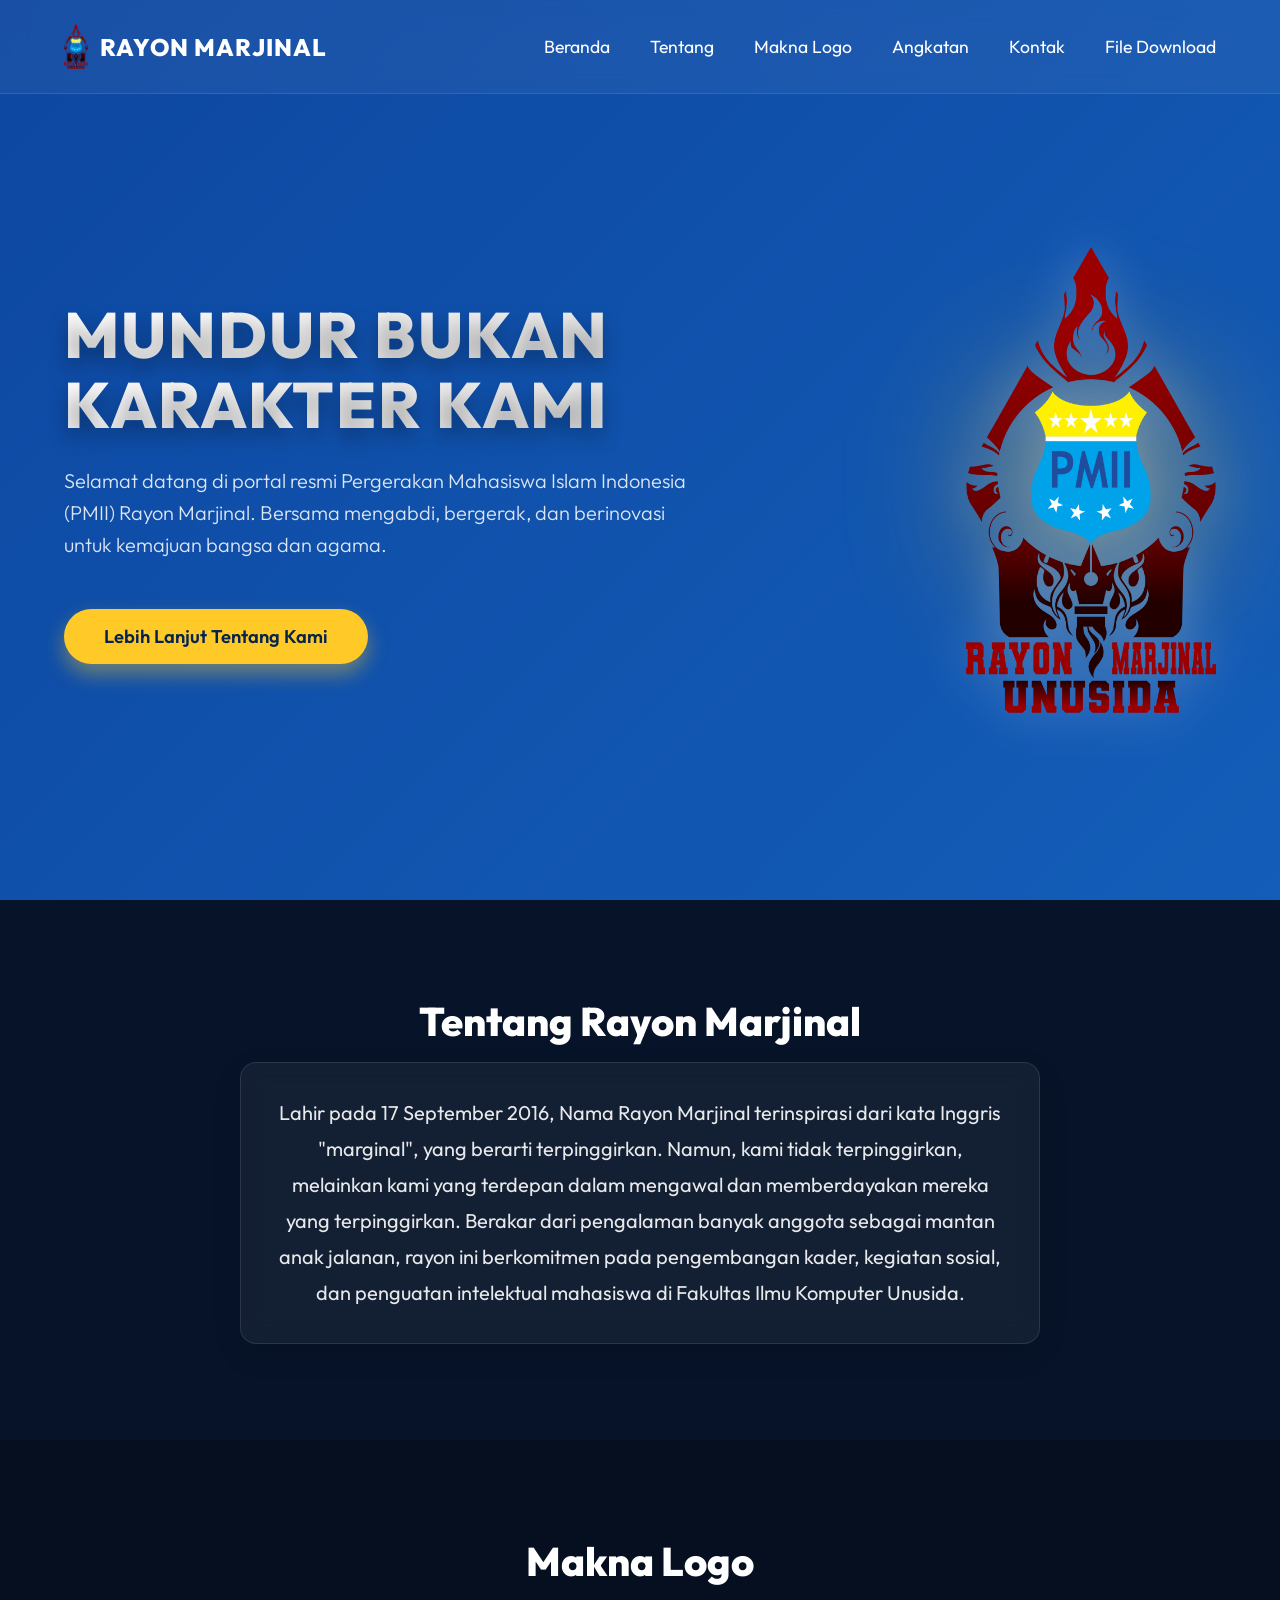
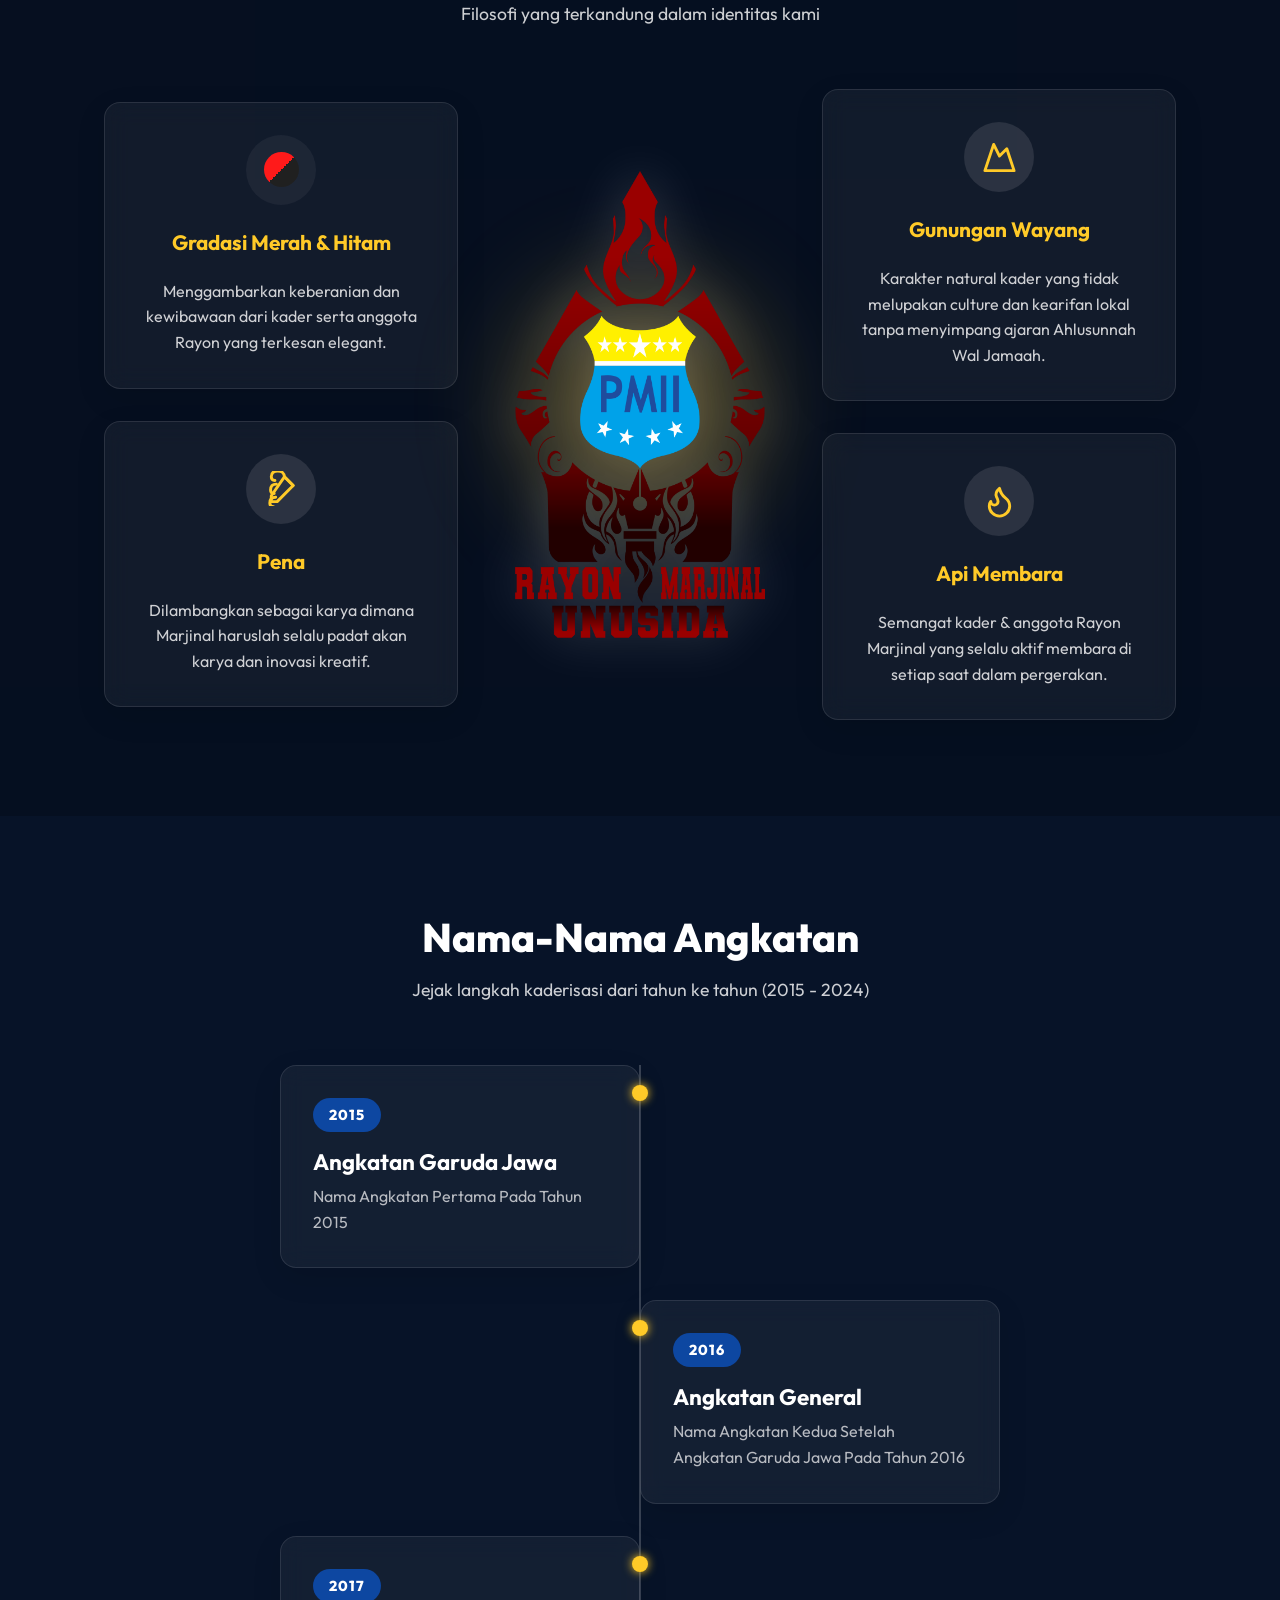
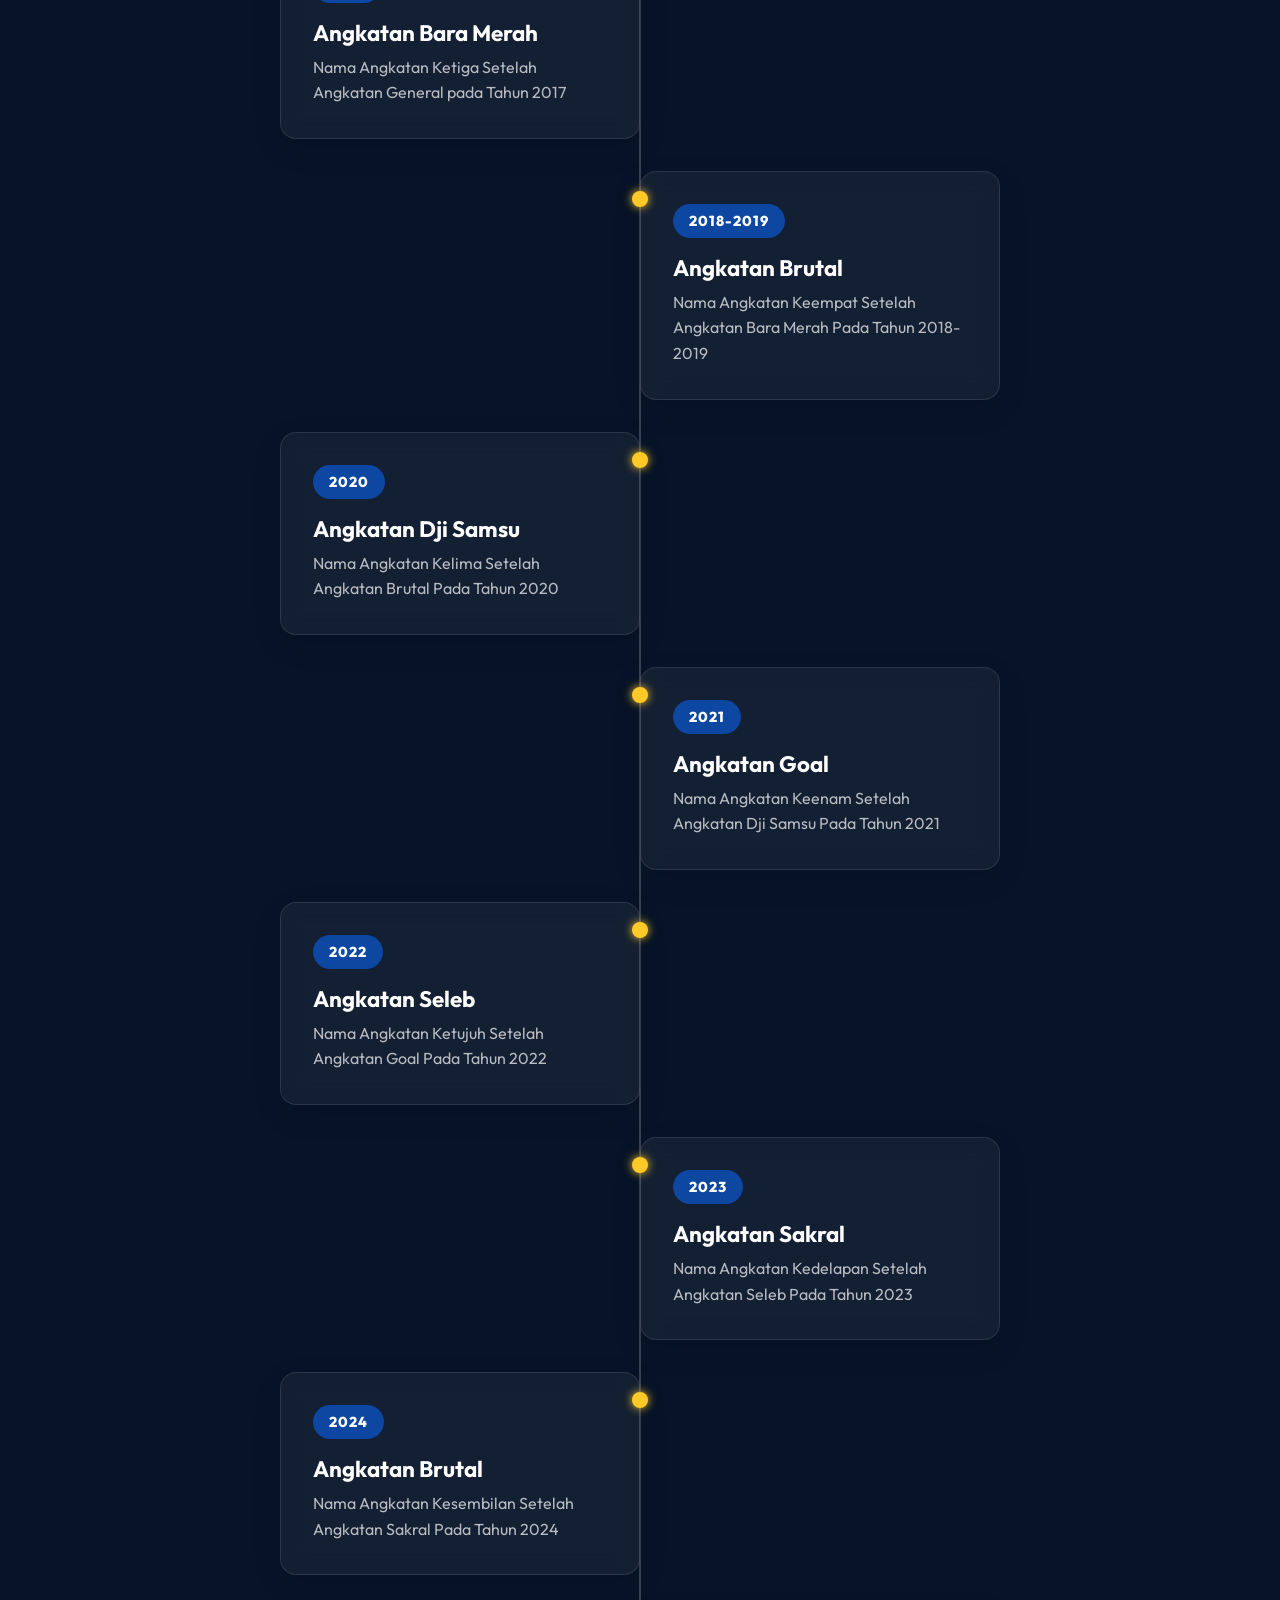
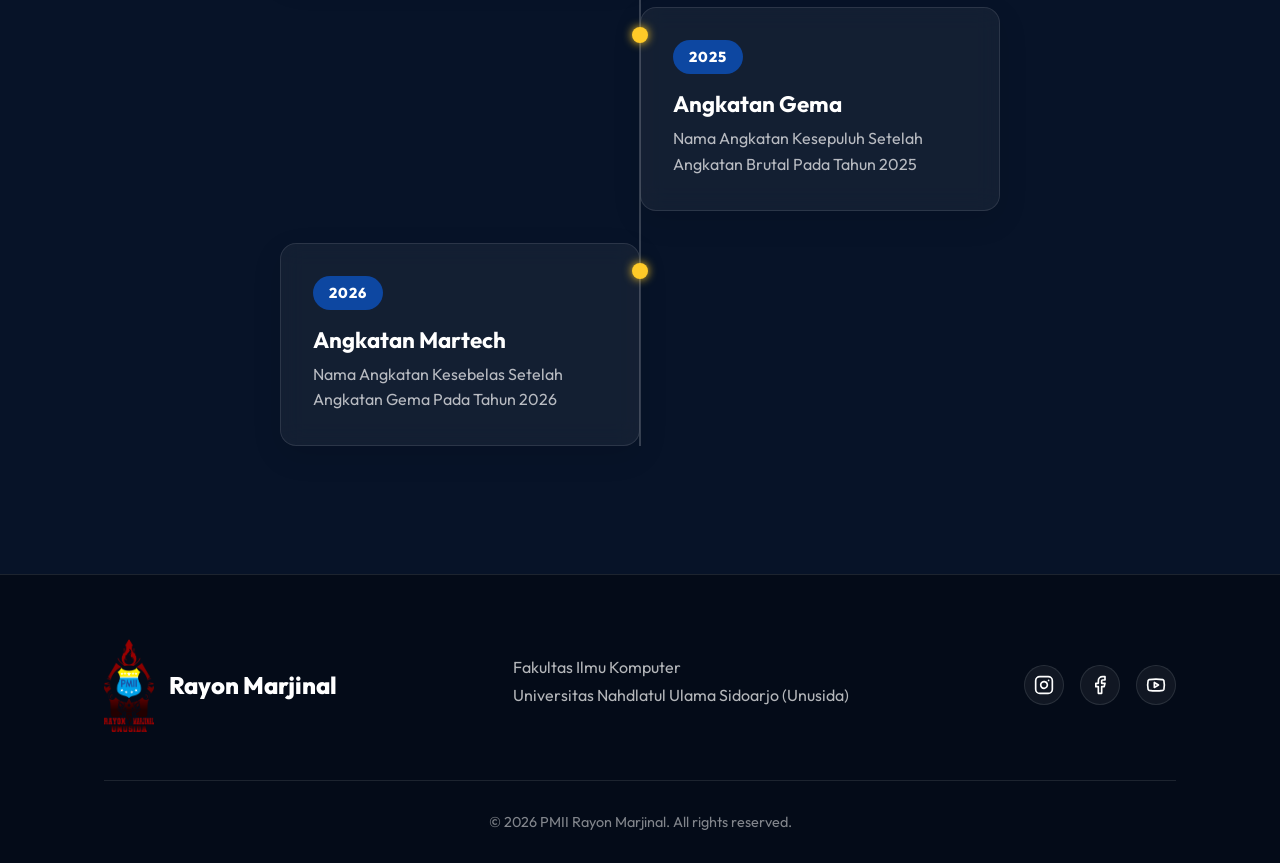
<file: index.html>
<!DOCTYPE html>
<html lang="id">
<head>
    <meta charset="UTF-8">
    <meta name="viewport" content="width=device-width, initial-scale=1.0">
    <title>PMII Rayon Marjinal Universitas Nahdlatul Ulama Sidoarjo</title>
    <meta name="description" content="Website Resmi PMII Rayon Marjinal Unusida. Pusat pergerakan, pengabdian, dan intelektual mahasiswa Fakultas Ilmu Komputer. Bangun bangsa bersama kami di Sidoarjo!">
    <meta name="keywords" content="PMII Rayon Marjinal, PMII Unusida, PMII Sidoarjo, PMII, Pergerakan Mahasiswa Islam Indonesia, Organisasi Mahasiswa Sidoarjo, PMII Marjinal, Unusida, Rayon Marjinal, Rayon Marjinal Unusida, PMII Lintang Songo, PMII Lintang Songo Unusida">
    <link rel="canonical" href="https://pmiirayonmarjinal.xyz/">
    
    <!-- Meta Theme Color -->
    <meta name="theme-color" content="#0d47a1">
    
    <!-- Google Fonts -->
    <link rel="preconnect" href="https://fonts.googleapis.com">
    <link rel="preconnect" href="https://fonts.gstatic.com" crossorigin>
    <link href="https://fonts.googleapis.com/css2?family=Outfit:wght@300;400;600;800&display=swap" rel="stylesheet">
    
    <!-- Custom CSS -->
    <link rel="stylesheet" href="assets/css/style.css">
    
    <!-- Favicon -->
    <link rel="icon" type="image/png" href="assets/img/logo_rayon.png">

    <!-- Open Graph / Facebook -->
    <meta property="og:type" content="website">
    <meta property="og:url" content="https://pmiirayonmarjinal.xyz/">
    <meta property="og:title" content="PMII Rayon Marjinal Unusida | Mundur Bukan Karakter Kami">
    <meta property="og:description" content="Website Resmi PMII Rayon Marjinal Unusida. Pusat pergerakan, pengabdian, dan intelektual mahasiswa Ilmu Komputer. Bangun bangsa di Sidoarjo!">
    <meta property="og:image" content="assets/img/logo_rayon.png">

    <!-- Twitter -->
    <meta property="twitter:card" content="summary_large_image">
    <meta property="twitter:url" content="https://pmiirayonmarjinal.xyz/">
    <meta property="twitter:title" content="PMII Rayon Marjinal Unusida">
    <meta property="twitter:description" content="Website Resmi PMII Rayon Marjinal Unusida. Pusat pergerakan, pengabdian, dan intelektual mahasiswa Ilmu Komputer. Bangun bangsa di Sidoarjo!">
    <meta property="twitter:image" content="assets/img/logo_rayon.png">

    <!-- Schema.org for Organization -->
    <script type="application/ld+json">
    {
      "@context": "https://schema.org",
      "@type": "Organization",
      "name": "PMII Rayon Marjinal",
      "alternateName": "PMII Marjinal Unusida",
      "url": "https://pmiirayonmarjinal.xyz/",
      "logo": "https://pmiirayonmarjinal.xyz/assets/img/logo_rayon.png",
      "description": "Organisasi kemahasiswaan Pergerakan Mahasiswa Islam Indonesia (PMII) Rayon Marjinal Fakultas Ilmu Komputer Universitas Nahdlatul Ulama Sidoarjo.",
      "sameAs": [
        "https://www.instagram.com/rayon.marjinal.unusida/"
      ]
    }
    </script>
</head>
<body>
    <!-- Animated Gradient Background -->
    <div class="gradient-bg"></div>

    <!-- Glassmorphism Navbar -->
    <nav>
        <div class="nav-brand">
            <img src="assets/img/logo_rayon.png" alt="Logo PMII">
            Rayon Marjinal
        </div>
        <ul class="nav-links">
            <li><a href="#home">Beranda</a></li>
            <li><a href="#tentang">Tentang</a></li>
            <li><a href="#makna-logo">Makna Logo</a></li>
            <li><a href="#angkatan">Angkatan</a></li>
            <li><a href="#kontak">Kontak</a></li>
            <li><a href="downloads.html">File Download</a></li>
        </ul>
        <div class="hamburger">
            <span></span>
            <span></span>
            <span></span>
        </div>
    </nav>

    <!-- Mobile Menu -->
    <div class="mobile-menu">
        <ul class="mobile-nav-links">
            <li><a href="#home">Beranda</a></li>
            <li><a href="#tentang">Tentang</a></li>
            <li><a href="#makna-logo">Makna Logo</a></li>
            <li><a href="#angkatan">Angkatan</a></li>
            <li><a href="#kontak">Kontak</a></li>
            <li><a href="downloads.html">File Download</a></li>
        </ul>
    </div>

    <!-- Hero Section -->
    <section id="home" class="hero">
        <div class="hero-content">
            <div class="hero-text-content">
                <h1 class="hero-title">MUNDUR BUKAN KARAKTER KAMI</h1>
                
                <p class="hero-subtitle">
                    Selamat datang di portal resmi Pergerakan Mahasiswa Islam Indonesia (PMII) Rayon Marjinal. Bersama mengabdi, bergerak, dan berinovasi untuk kemajuan bangsa dan agama.
                </p>
                
                <a href="#tentang" class="cta-button">Lebih Lanjut Tentang Kami</a>
            </div>

            <div class="hero-logo-container">
                <div class="glow-effect"></div>
                <img src="assets/img/logo_rayon.png" alt="PMII Rayon Marjinal" class="hero-logo">
            </div>
        </div>
    </section>

    <!-- Tentang Kami Section -->
    <section id="tentang" class="section">
        <div class="container">
            <h2 class="section-title">Tentang Rayon Marjinal</h2>
            <div class="about-content">
                <div class="about-text glass-card">
                    <p>
                        Lahir pada 17 September 2016, Nama Rayon Marjinal terinspirasi dari kata Inggris "marginal", yang berarti terpinggirkan. Namun, kami tidak terpinggirkan, melainkan kami yang terdepan dalam mengawal dan memberdayakan mereka yang terpinggirkan. Berakar dari pengalaman banyak anggota sebagai mantan anak jalanan, rayon ini berkomitmen pada pengembangan kader, kegiatan sosial, dan penguatan intelektual mahasiswa di Fakultas Ilmu Komputer Unusida.
                    </p>
                </div>
            </div>
        </div>
    </section>

    <!-- Makna Logo Section -->
    <section id="makna-logo" class="section alternate-bg">
        <div class="container">
            <h2 class="section-title">Makna Logo</h2>
            <p class="section-subtitle">Filosofi yang terkandung dalam identitas kami</p>
            <div class="values-grid">
                <!-- Left Cards -->
                <div class="values-column left-column">
                    <div class="value-card glass-card fade-up">
                        <div class="value-icon merah-hitam">
                            <span class="gradient-circle"></span>
                        </div>
                        <h3>Gradasi Merah & Hitam</h3>
                        <p>Menggambarkan keberanian dan kewibawaan dari kader serta anggota Rayon yang terkesan elegant.</p>
                    </div>
                    <div class="value-card glass-card fade-up">
                        <div class="value-icon pena">
                            <svg xmlns="http://www.w3.org/2000/svg" width="35" height="35" viewBox="0 0 24 24" fill="none" stroke="currentColor" stroke-width="2" stroke-linecap="round" stroke-linejoin="round"><path d="m14 4 6 6-11 11H5v-4z"/><path d="m20 10-6-6"/><path d="M14 4c0-2.5-2-4-4.5-4C6.5 0 5 1.5 5 4c0 1.5 1 2.5 2.5 2.5m1 2.5c-2.5 0-4 1.5-4 4 0 1.5 1 2.5 2.5 2.5m1 2.5c-2.5 0-4 1.5-4 4 0 1.5 1 2.5 2.5 2.5"/></svg>
                        </div>
                        <h3>Pena</h3>
                        <p>Dilambangkan sebagai karya dimana Marjinal haruslah selalu padat akan karya dan inovasi kreatif.</p>
                    </div>
                </div>

                <!-- Center Logo -->
                <div class="values-center fade-up">
                    <div class="glow-effect logo-glow"></div>
                    <img src="assets/img/logo_rayon.png" alt="Logo Rayon Marjinal" class="makna-logo-img">
                </div>

                <!-- Right Cards -->
                <div class="values-column right-column">
                    <div class="value-card glass-card fade-up">
                        <div class="value-icon gunungan">
                            <svg xmlns="http://www.w3.org/2000/svg" width="35" height="35" viewBox="0 0 24 24" fill="none" stroke="currentColor" stroke-width="2" stroke-linecap="round" stroke-linejoin="round"><path d="m8 3 4 8 5-5 5 15H2L8 3z"/></svg>
                        </div>
                        <h3>Gunungan Wayang</h3>
                        <p>Karakter natural kader yang tidak melupakan culture dan kearifan lokal tanpa menyimpang ajaran Ahlusunnah Wal Jamaah.</p>
                    </div>
                    <div class="value-card glass-card fade-up">
                        <div class="value-icon api">
                            <svg xmlns="http://www.w3.org/2000/svg" width="35" height="35" viewBox="0 0 24 24" fill="none" stroke="currentColor" stroke-width="2" stroke-linecap="round" stroke-linejoin="round"><path d="M8.5 14.5A2.5 2.5 0 0 0 11 12c0-1.38-.5-2-1-3-1.072-2.143-.224-4.054 2-6 .5 2.5 2 4.9 4 6.5 2 1.6 3 3.5 3 5.5a7 7 0 1 1-14 0c0-1.153.433-2.294 1-3a2.5 2.5 0 0 0 2.5 2.5z"/></svg>
                        </div>
                        <h3>Api Membara</h3>
                        <p>Semangat kader & anggota Rayon Marjinal yang selalu aktif membara di setiap saat dalam pergerakan.</p>
                    </div>
                </div>
            </div>
        </div>
    </section>

    <!-- Angkatan Section -->
    <section id="angkatan" class="section">
        <div class="container">
            <h2 class="section-title">Nama-Nama Angkatan</h2>
            <p class="section-subtitle">Jejak langkah kaderisasi dari tahun ke tahun (2015 - 2024)</p>
            
            <div class="timeline">
                <div class="timeline-item">
                    <div class="timeline-content glass-card">
                        <span class="year">2015</span>
                        <h3>Angkatan Garuda Jawa</h3>
                        <p>Nama Angkatan Pertama Pada Tahun 2015</p>
                    </div>
                </div>
                <div class="timeline-item">
                    <div class="timeline-content glass-card">
                        <span class="year">2016</span>
                        <h3>Angkatan General</h3>
                        <p>Nama Angkatan Kedua Setelah Angkatan Garuda Jawa Pada Tahun 2016</p>
                    </div>
                </div>
                <div class="timeline-item">
                    <div class="timeline-content glass-card">
                        <span class="year">2017</span>
                        <h3>Angkatan Bara Merah</h3>
                        <p>Nama Angkatan Ketiga Setelah Angkatan General pada Tahun 2017</p>
                    </div>
                </div>
                <div class="timeline-item">
                    <div class="timeline-content glass-card">
                        <span class="year">2018-2019</span>
                        <h3>Angkatan Brutal</h3>
                        <p>Nama Angkatan Keempat Setelah Angkatan Bara Merah Pada Tahun 2018-2019</p>
                    </div>
                </div>
                <div class="timeline-item">
                    <div class="timeline-content glass-card">
                        <span class="year">2020</span>
                        <h3>Angkatan Dji Samsu</h3>
                        <p>Nama Angkatan Kelima Setelah Angkatan Brutal Pada Tahun 2020</p>
                    </div>
                </div>
                <div class="timeline-item">
                    <div class="timeline-content glass-card">
                        <span class="year">2021</span>
                        <h3>Angkatan Goal</h3>
                        <p>Nama Angkatan Keenam Setelah Angkatan Dji Samsu Pada Tahun 2021</p>
                    </div>
                </div>
                <div class="timeline-item">
                    <div class="timeline-content glass-card">
                        <span class="year">2022</span>
                        <h3>Angkatan Seleb</h3>
                        <p>Nama Angkatan Ketujuh Setelah Angkatan Goal Pada Tahun 2022</p>
                    </div>
                </div>
                <div class="timeline-item">
                    <div class="timeline-content glass-card">
                        <span class="year">2023</span>
                        <h3>Angkatan Sakral</h3>
                        <p>Nama Angkatan Kedelapan Setelah Angkatan Seleb Pada Tahun 2023</p>
                    </div>
                </div>
                <div class="timeline-item">
                    <div class="timeline-content glass-card">
                        <span class="year">2024</span>
                        <h3>Angkatan Brutal</h3>
                        <p>Nama Angkatan Kesembilan Setelah Angkatan Sakral Pada Tahun 2024</p>
                    </div>
                </div>
                <div class="timeline-item">
                    <div class="timeline-content glass-card">
                        <span class="year">2025</span>
                        <h3>Angkatan Gema</h3>
                        <p>Nama Angkatan Kesepuluh Setelah Angkatan Brutal Pada Tahun 2025</p>
                    </div>
                </div>
                 <div class="timeline-item">
                    <div class="timeline-content glass-card">
                        <span class="year">2026</span>
                        <h3>Angkatan Martech</h3>
                        <p>Nama Angkatan Kesebelas Setelah Angkatan Gema Pada Tahun 2026</p>
                    </div>
                </div>
            </div>
        </div>
    </section>

    <!-- Footer -->
    <footer id="kontak">
        <div class="container">
            <div class="footer-content">
                <div class="footer-logo">
                    <img src="assets/img/logo_rayon.png" alt="PMII">
                    <h2>Rayon Marjinal</h2>
                </div>
                <div class="footer-info">
                    <p>Fakultas Ilmu Komputer</p>
                    <p>Universitas Nahdlatul Ulama Sidoarjo (Unusida)</p>
                </div>
                <div class="social-links">
                    <a href="https://www.instagram.com/rayon.marjinal.unusida/" target="_blank" rel="noopener noreferrer" aria-label="Instagram">
                        <svg xmlns="http://www.w3.org/2000/svg" width="20" height="20" viewBox="0 0 24 24" fill="none" stroke="currentColor" stroke-width="2" stroke-linecap="round" stroke-linejoin="round"><rect width="20" height="20" x="2" y="2" rx="5" ry="5"/><path d="M16 11.37A4 4 0 1 1 12.63 8 4 4 0 0 1 16 11.37z"/><line x1="17.5" x2="17.51" y1="6.5" y2="6.5"/></svg>
                    </a>
                    <a href="#" target="_blank" rel="noopener noreferrer" aria-label="Facebook">
                        <svg xmlns="http://www.w3.org/2000/svg" width="20" height="20" viewBox="0 0 24 24" fill="none" stroke="currentColor" stroke-width="2" stroke-linecap="round" stroke-linejoin="round"><path d="M18 2h-3a5 5 0 0 0-5 5v3H7v4h3v8h4v-8h3l1-4h-4V7a1 1 0 0 1 1-1h3z"/></svg>
                    </a>
                    <a href="#" target="_blank" rel="noopener noreferrer" aria-label="YouTube">
                        <svg xmlns="http://www.w3.org/2000/svg" width="20" height="20" viewBox="0 0 24 24" fill="none" stroke="currentColor" stroke-width="2" stroke-linecap="round" stroke-linejoin="round"><path d="M2.5 17a24.12 24.12 0 0 1 0-10 2 2 0 0 1 1.4-1.4 49.56 49.56 0 0 1 16.2 0A2 2 0 0 1 21.5 7a24.12 24.12 0 0 1 0 10 2 2 0 0 1-1.4 1.4 49.55 49.55 0 0 1-16.2 0A2 2 0 0 1 2.5 17"/><path d="m10 15 5-3-5-3z"/></svg>
                    </a>
                </div>
            </div>
            <div class="copyright">
                <p>&copy; 2026 PMII Rayon Marjinal. All rights reserved.</p>
            </div>
        </div>
    </footer>

    <!-- External Script -->
    <script src="assets/js/script.js"></script>
</body>
</html>
</file>
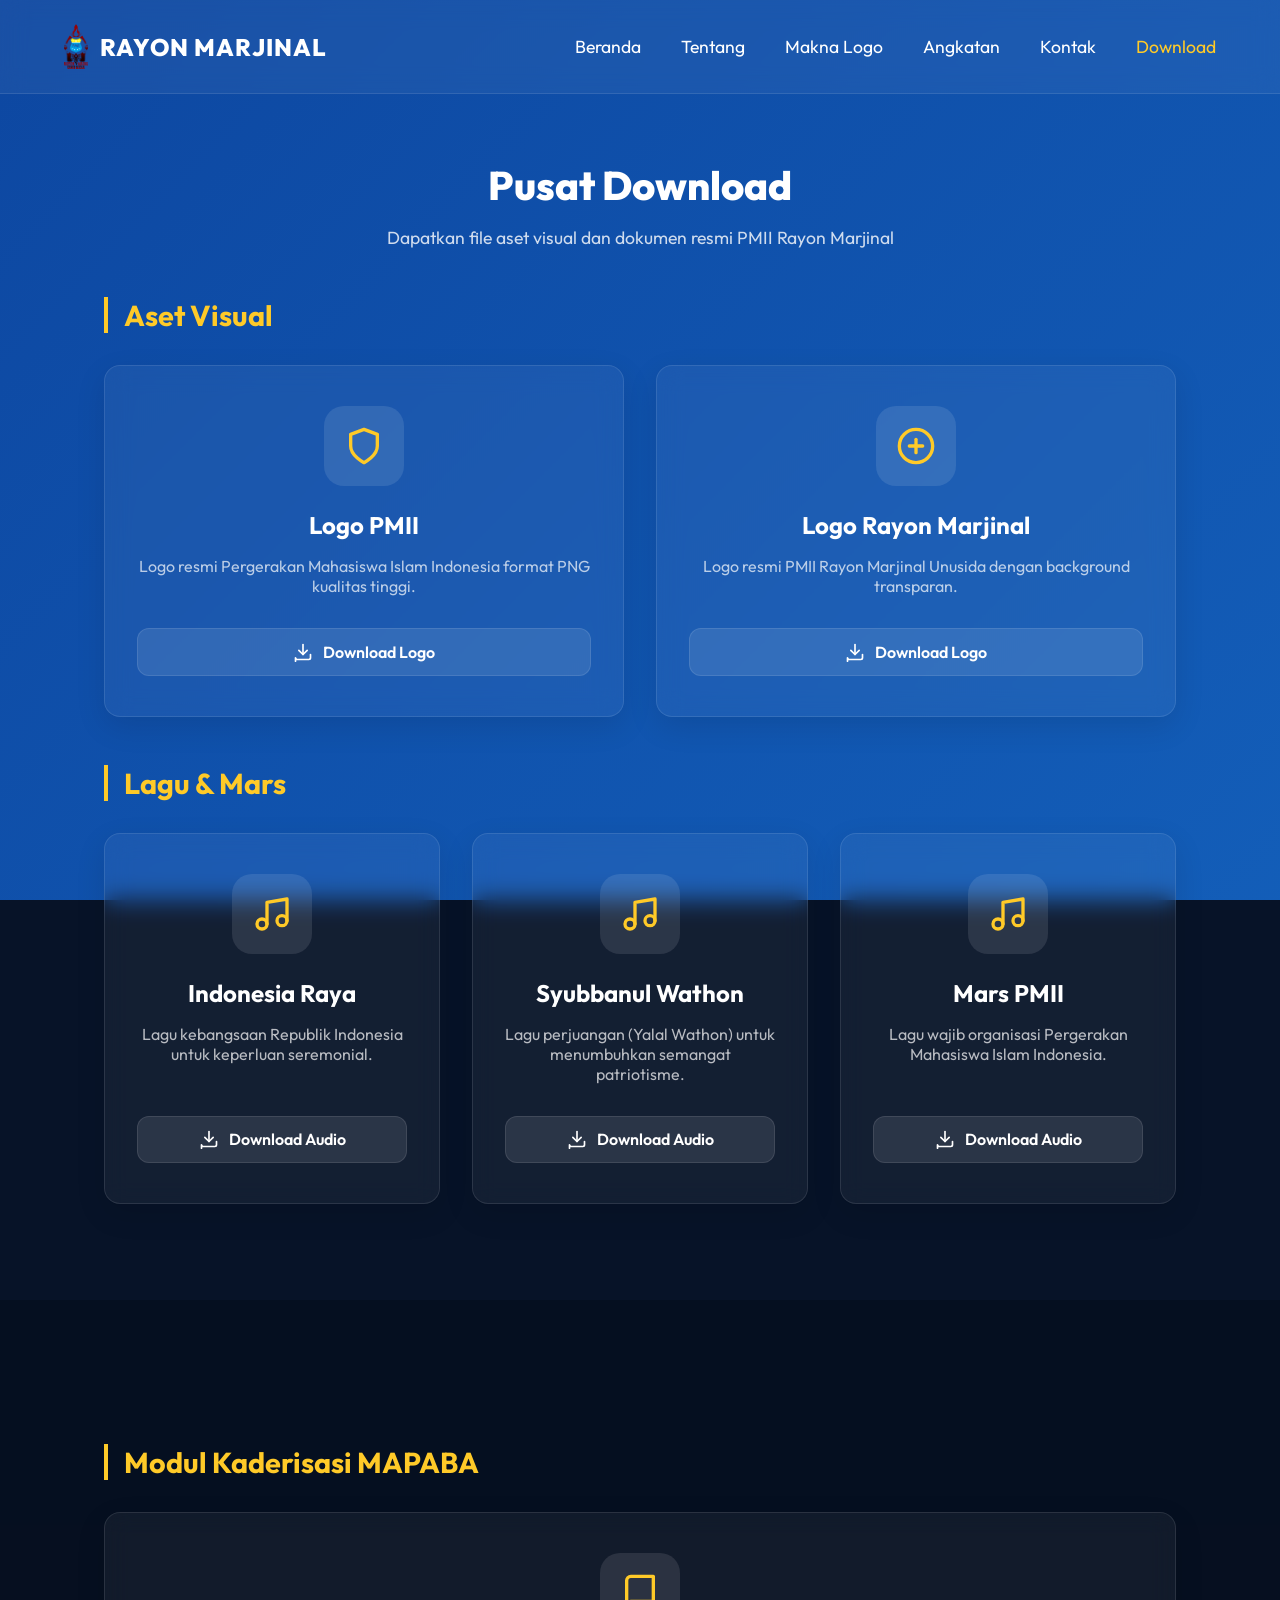
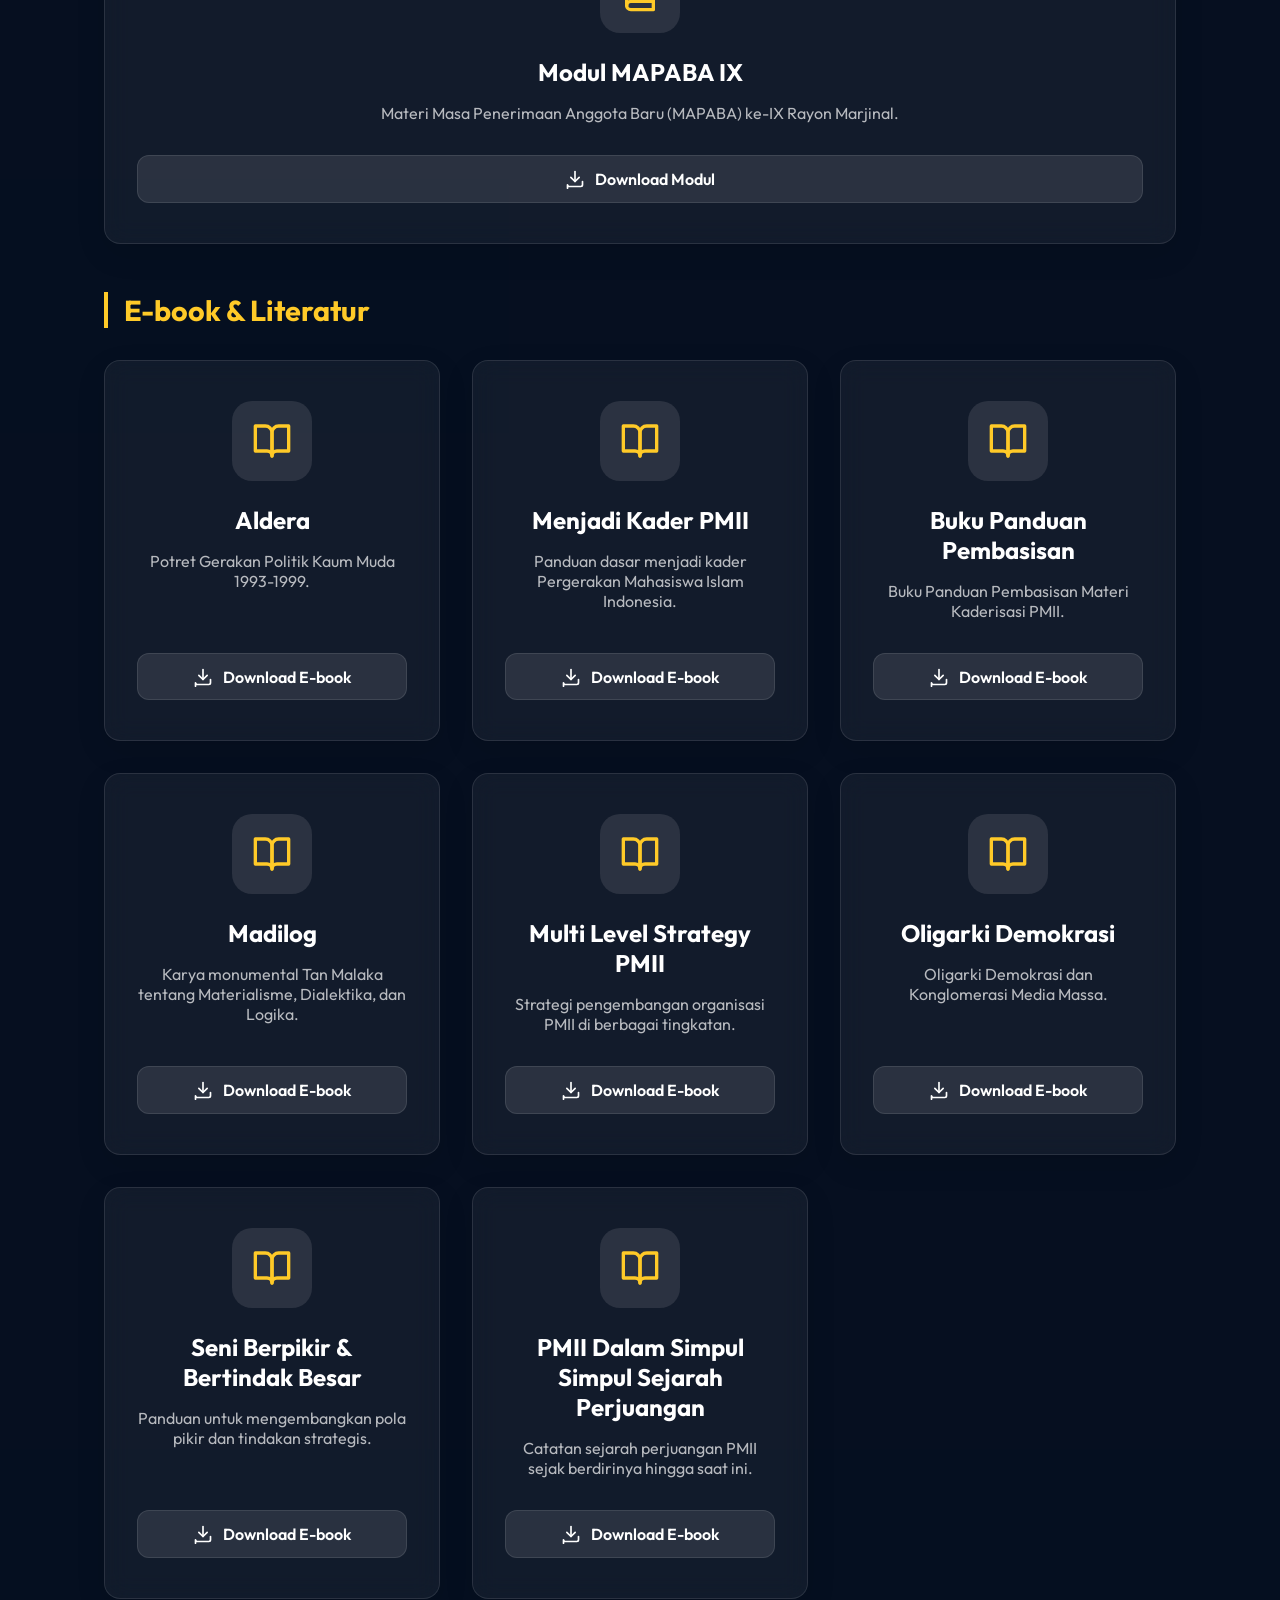
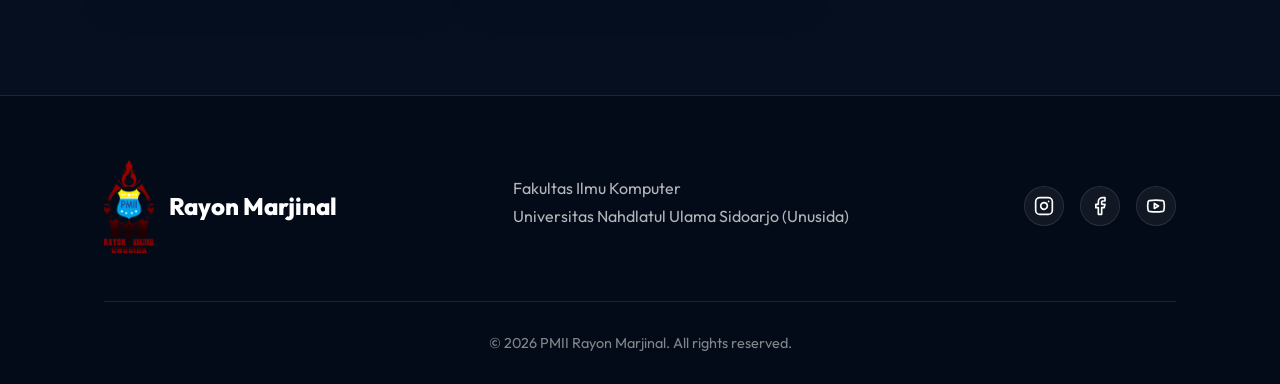
<file: downloads.html>
<!DOCTYPE html>
<html lang="id">
<head>
    <meta charset="UTF-8">
    <meta name="viewport" content="width=device-width, initial-scale=1.0">
    <title>Pusat Download PMII Rayon Marjinal Unusida | Aset & Materi</title>
    <meta name="description" content="Download logo PMII, lagu mars, modul MAPABA, dan literatur kaderisasi PMII Rayon Marjinal Unusida. Koleksi lengkap aset organisasi dan e-book perjuangan.">
    <meta name="keywords" content="Download Logo PMII, Mars PMII, Modul MAPABA, E-book PMII, Literatur PMII, PMII Rayon Marjinal, Downloads PMII Unusida, Syubbanul Wathon MP3">
    <link rel="canonical" href="https://pmiirayonmarjinal.xyz/downloads.html">

    <!-- Meta Theme Color -->
    <meta name="theme-color" content="#0d47a1">
    
    <!-- Google Fonts -->
    <link rel="preconnect" href="https://fonts.googleapis.com">
    <link rel="preconnect" href="https://fonts.gstatic.com" crossorigin>
    <link href="https://fonts.googleapis.com/css2?family=Outfit:wght@300;400;600;800&display=swap" rel="stylesheet">
    
    <!-- Custom CSS -->
    <link rel="stylesheet" href="assets/css/style.css">
    
    <!-- Favicon -->
    <link rel="icon" type="image/png" href="assets/img/logo_rayon.png">

    <!-- Open Graph / Facebook -->
    <meta property="og:type" content="website">
    <meta property="og:url" content="https://pmiirayonmarjinal.xyz/downloads.html">
    <meta property="og:title" content="Pusat Download PMII Rayon Marjinal Unusida">
    <meta property="og:description" content="Download logo PMII, mars, modul MAPABA, dan literatur resmi PMII Rayon Marjinal Unusida Sidoarjo.">
    <meta property="og:image" content="assets/img/logo_rayon.png">

    <!-- Twitter -->
    <meta property="twitter:card" content="summary_large_image">
    <meta property="twitter:url" content="https://pmiirayonmarjinal.xyz/downloads.html">
    <meta property="twitter:title" content="Pusat Download PMII Rayon Marjinal Unusida">
    <meta property="twitter:description" content="Koleksi lengkap aset visual, modul, dan literatur kaderisasi PMII Rayon Marjinal Unusida.">
    <meta property="twitter:image" content="assets/img/logo_rayon.png">

    <style>
        .download-grid {
            display: grid;
            grid-template-columns: repeat(auto-fit, minmax(300px, 1fr));
            gap: 2rem;
            margin-top: 2rem;
        }

        .download-card {
            display: flex;
            flex-direction: column;
            align-items: center;
            text-align: center;
            padding: 2.5rem 2rem;
            height: 100%;
        }

        .download-icon {
            width: 80px;
            height: 80px;
            background: rgba(255, 255, 255, 0.1);
            border-radius: 20px;
            display: flex;
            align-items: center;
            justify-content: center;
            margin-bottom: 1.5rem;
            color: var(--secondary-color);
            transition: all 0.3s ease;
        }

        .download-card:hover .download-icon {
            background: var(--secondary-color);
            color: var(--primary-dark);
            transform: scale(1.1) rotate(5deg);
        }

        .download-item-title {
            font-size: 1.5rem;
            font-weight: 700;
            margin-bottom: 1rem;
            color: #fff;
        }

        .download-btn {
            margin-top: auto;
            width: 100%;
            padding: 0.8rem 1.5rem;
            background: rgba(255, 255, 255, 0.1);
            border: 1px solid var(--glass-border);
            border-radius: 12px;
            color: #fff;
            text-decoration: none;
            font-weight: 600;
            transition: all 0.3s ease;
            display: flex;
            align-items: center;
            justify-content: center;
            gap: 10px;
        }

        .download-btn:hover {
            background: var(--secondary-color);
            color: var(--primary-dark);
            border-color: var(--secondary-color);
            transform: translateY(-3px);
            box-shadow: 0 5px 15px rgba(255, 202, 40, 0.3);
        }

        .download-btn svg {
            transition: transform 0.3s ease;
        }

        .download-btn:hover svg {
            transform: translateY(2px);
        }

        .category-title {
            font-size: 1.8rem;
            font-weight: 700;
            margin: 3rem 0 1.5rem;
            padding-left: 1rem;
            border-left: 4px solid var(--secondary-color);
            color: var(--secondary-color);
        }
    </style>
</head>
<body>
    <!-- Animated Gradient Background -->
    <div class="gradient-bg"></div>

    <!-- Glassmorphism Navbar -->
    <nav>
        <div class="nav-brand">
            <img src="assets/img/logo_rayon.png" alt="Logo PMII">
            Rayon Marjinal
        </div>
        <ul class="nav-links">
            <li><a href="index.html#home">Beranda</a></li>
            <li><a href="index.html#tentang">Tentang</a></li>
            <li><a href="index.html#makna-logo">Makna Logo</a></li>
            <li><a href="index.html#angkatan">Angkatan</a></li>
            <li><a href="index.html#kontak">Kontak</a></li>
            <li><a href="downloads.html" class="active" style="color: var(--secondary-color);">Download</a></li>
        </ul>
        <div class="hamburger">
            <span></span>
            <span></span>
            <span></span>
        </div>
    </nav>

    <!-- Mobile Menu -->
    <div class="mobile-menu">
        <ul class="mobile-nav-links">
            <li><a href="index.html#home">Beranda</a></li>
            <li><a href="index.html#tentang">Tentang</a></li>
            <li><a href="index.html#makna-logo">Makna Logo</a></li>
            <li><a href="index.html#angkatan">Angkatan</a></li>
            <li><a href="index.html#kontak">Kontak</a></li>
            <li><a href="downloads.html">Download</a></li>
        </ul>
    </div>

    <!-- Download Section -->
    <section class="section">
        <div class="container" style="padding-top: 4rem;">
            <h2 class="section-title">Pusat Download</h2>
            <p class="section-subtitle">Dapatkan file aset visual dan dokumen resmi PMII Rayon Marjinal</p>

            <!-- Aset Visual -->
            <h3 class="category-title">Aset Visual</h3>
            <div class="download-grid">
                <!-- Logo PMII -->
                <div class="download-card glass-card fade-up">
                    <div class="download-icon">
                        <svg xmlns="http://www.w3.org/2000/svg" width="40" height="40" viewBox="0 0 24 24" fill="none" stroke="currentColor" stroke-width="2" stroke-linecap="round" stroke-linejoin="round"><path d="M12 22s8-4 8-10V5l-8-3-8 3v7c0 6 8 10 8 10z"/></svg>
                    </div>
                    <h4 class="download-item-title">Logo PMII</h4>
                    <p style="color: rgba(255,255,255,0.7); margin-bottom: 2rem;">Logo resmi Pergerakan Mahasiswa Islam Indonesia format PNG kualitas tinggi.</p>
                    <a href="https://drive.google.com/uc?export=download&id=1896zyhTs1psnR53aGtZoltJyz4_mqVT5" target="_blank" rel="noopener noreferrer" class="download-btn">
                        <svg xmlns="http://www.w3.org/2000/svg" width="20" height="20" viewBox="0 0 24 24" fill="none" stroke="currentColor" stroke-width="2" stroke-linecap="round" stroke-linejoin="round"><path d="M21 15v4a2 2 0 0 1-2 2H5a2 2 0 0 1-2-2v4"/><polyline points="7 10 12 15 17 10"/><line x1="12" y1="15" x2="12" y2="3"/></svg>
                        Download Logo
                    </a>
                </div>

                <!-- Logo Rayon Marjinal -->
                <div class="download-card glass-card fade-up">
                    <div class="download-icon">
                        <svg xmlns="http://www.w3.org/2000/svg" width="40" height="40" viewBox="0 0 24 24" fill="none" stroke="currentColor" stroke-width="2" stroke-linecap="round" stroke-linejoin="round"><circle cx="12" cy="12" r="10"/><path d="M12 8v8"/><path d="M8 12h8"/></svg>
                    </div>
                    <h4 class="download-item-title">Logo Rayon Marjinal</h4>
                    <p style="color: rgba(255,255,255,0.7); margin-bottom: 2rem;">Logo resmi PMII Rayon Marjinal Unusida dengan background transparan.</p>
                    <a href="https://drive.google.com/uc?export=download&id=1j_2_PEa1kETYsqldSuyJw-LWxxgcGHLU" target="_blank" rel="noopener noreferrer" class="download-btn">
                        <svg xmlns="http://www.w3.org/2000/svg" width="20" height="20" viewBox="0 0 24 24" fill="none" stroke="currentColor" stroke-width="2" stroke-linecap="round" stroke-linejoin="round"><path d="M21 15v4a2 2 0 0 1-2 2H5a2 2 0 0 1-2-2v4"/><polyline points="7 10 12 15 17 10"/><line x1="12" y1="15" x2="12" y2="3"/></svg>
                        Download Logo
                    </a>
                </div>
            </div>

            <!-- Lagu Perjuangan -->
            <h3 class="category-title">Lagu & Mars</h3>
            <div class="download-grid">
                <!-- Indonesia Raya -->
                <div class="download-card glass-card fade-up">
                    <div class="download-icon">
                        <svg xmlns="http://www.w3.org/2000/svg" width="40" height="40" viewBox="0 0 24 24" fill="none" stroke="currentColor" stroke-width="2" stroke-linecap="round" stroke-linejoin="round"><path d="M9 18V5l12-2v13"/><circle cx="6" cy="18" r="3"/><circle cx="18" cy="16" r="3"/></svg>
                    </div>
                    <h4 class="download-item-title">Indonesia Raya</h4>
                    <p style="color: rgba(255,255,255,0.7); margin-bottom: 2rem;">Lagu kebangsaan Republik Indonesia untuk keperluan seremonial.</p>
                    <a href="https://drive.google.com/uc?export=download&id=1C5h1bMqD5YXNNzXDUGsEknAWqhQip4RD" target="_blank" rel="noopener noreferrer" class="download-btn">
                        <svg xmlns="http://www.w3.org/2000/svg" width="20" height="20" viewBox="0 0 24 24" fill="none" stroke="currentColor" stroke-width="2" stroke-linecap="round" stroke-linejoin="round"><path d="M21 15v4a2 2 0 0 1-2 2H5a2 2 0 0 1-2-2v4"/><polyline points="7 10 12 15 17 10"/><line x1="12" y1="15" x2="12" y2="3"/></svg>
                        Download Audio
                    </a>
                </div>

                <!-- Yalal Wathon -->
                <div class="download-card glass-card fade-up">
                    <div class="download-icon">
                        <svg xmlns="http://www.w3.org/2000/svg" width="40" height="40" viewBox="0 0 24 24" fill="none" stroke="currentColor" stroke-width="2" stroke-linecap="round" stroke-linejoin="round"><path d="M9 18V5l12-2v13"/><circle cx="6" cy="18" r="3"/><circle cx="18" cy="16" r="3"/></svg>
                    </div>
                    <h4 class="download-item-title">Syubbanul Wathon</h4>
                    <p style="color: rgba(255,255,255,0.7); margin-bottom: 2rem;">Lagu perjuangan (Yalal Wathon) untuk menumbuhkan semangat patriotisme.</p>
                    <a href="https://drive.google.com/uc?export=download&id=1ZqGGwaOKx-1JQFP0anwWuH5DYJzbUNeU" target="_blank" rel="noopener noreferrer" class="download-btn">
                        <svg xmlns="http://www.w3.org/2000/svg" width="20" height="20" viewBox="0 0 24 24" fill="none" stroke="currentColor" stroke-width="2" stroke-linecap="round" stroke-linejoin="round"><path d="M21 15v4a2 2 0 0 1-2 2H5a2 2 0 0 1-2-2v4"/><polyline points="7 10 12 15 17 10"/><line x1="12" y1="15" x2="12" y2="3"/></svg>
                        Download Audio
                    </a>
                </div>

                <!-- Mars PMII -->
                <div class="download-card glass-card fade-up">
                    <div class="download-icon">
                        <svg xmlns="http://www.w3.org/2000/svg" width="40" height="40" viewBox="0 0 24 24" fill="none" stroke="currentColor" stroke-width="2" stroke-linecap="round" stroke-linejoin="round"><path d="M9 18V5l12-2v13"/><circle cx="6" cy="18" r="3"/><circle cx="18" cy="16" r="3"/></svg>
                    </div>
                    <h4 class="download-item-title">Mars PMII</h4>
                    <p style="color: rgba(255,255,255,0.7); margin-bottom: 2rem;">Lagu wajib organisasi Pergerakan Mahasiswa Islam Indonesia.</p>
                    <a href="https://drive.google.com/uc?export=download&id=1rsSWA6KfoKc56abRvw7g2Cbj-zBNwvrU" target="_blank" rel="noopener noreferrer" class="download-btn">
                        <svg xmlns="http://www.w3.org/2000/svg" width="20" height="20" viewBox="0 0 24 24" fill="none" stroke="currentColor" stroke-width="2" stroke-linecap="round" stroke-linejoin="round"><path d="M21 15v4a2 2 0 0 1-2 2H5a2 2 0 0 1-2-2v4"/><polyline points="7 10 12 15 17 10"/><line x1="12" y1="15" x2="12" y2="3"/></svg>
                        Download Audio
                    </a>
                </div>
            </div>
        </div>
    </section>

    <!-- Modul & E-book Section -->
    <section class="section alternate-bg">
        <div class="container">
            <!-- Modul -->
            <h3 class="category-title">Modul Kaderisasi MAPABA</h3>
            <div class="download-grid">
                <!-- MAPABA IX -->
                <div class="download-card glass-card fade-up">
                    <div class="download-icon">
                        <svg xmlns="http://www.w3.org/2000/svg" width="40" height="40" viewBox="0 0 24 24" fill="none" stroke="currentColor" stroke-width="2" stroke-linecap="round" stroke-linejoin="round"><path d="M4 19.5A2.5 2.5 0 0 1 6.5 17H20"/><path d="M6.5 2H20v20H6.5A2.5 2.5 0 0 1 4 19.5v-15A2.5 2.5 0 0 1 6.5 2z"/></svg>
                    </div>
                    <h4 class="download-item-title">Modul MAPABA IX</h4>
                    <p style="color: rgba(255,255,255,0.7); margin-bottom: 2rem;">Materi Masa Penerimaan Anggota Baru (MAPABA) ke-IX Rayon Marjinal.</p>
                    <a href="https://drive.google.com/uc?export=download&id=15Hfw61Syq2wXTeCbdUkg2w6UA1yKf4pE" target="_blank" rel="noopener noreferrer" class="download-btn">
                        <svg xmlns="http://www.w3.org/2000/svg" width="20" height="20" viewBox="0 0 24 24" fill="none" stroke="currentColor" stroke-width="2" stroke-linecap="round" stroke-linejoin="round"><path d="M21 15v4a2 2 0 0 1-2 2H5a2 2 0 0 1-2-2v4"/><polyline points="7 10 12 15 17 10"/><line x1="12" y1="15" x2="12" y2="3"/></svg>
                        Download Modul
                    </a>
                </div>
            </div>

            <!-- E-book -->
            <h3 class="category-title">E-book & Literatur</h3>
            <div class="download-grid">
                <!-- Aldera -->
                <div class="download-card glass-card fade-up">
                    <div class="download-icon">
                        <svg xmlns="http://www.w3.org/2000/svg" width="40" height="40" viewBox="0 0 24 24" fill="none" stroke="currentColor" stroke-width="2" stroke-linecap="round" stroke-linejoin="round"><path d="M2 3h6a4 4 0 0 1 4 4v14a3 3 0 0 0-3-3H2z"/><path d="M22 3h-6a4 4 0 0 0-4 4v14a3 3 0 0 1 3-3h7z"/></svg>
                    </div>
                    <h4 class="download-item-title">Aldera</h4>
                    <p style="color: rgba(255,255,255,0.7); margin-bottom: 2rem;">Potret Gerakan Politik Kaum Muda 1993-1999.</p>
                    <a href="https://drive.google.com/uc?export=download&id=15r3peIIKERlKN-hupjd-Y7RgWfjVv52y" target="_blank" rel="noopener noreferrer" class="download-btn">
                        <svg xmlns="http://www.w3.org/2000/svg" width="20" height="20" viewBox="0 0 24 24" fill="none" stroke="currentColor" stroke-width="2" stroke-linecap="round" stroke-linejoin="round"><path d="M21 15v4a2 2 0 0 1-2 2H5a2 2 0 0 1-2-2v4"/><polyline points="7 10 12 15 17 10"/><line x1="12" y1="15" x2="12" y2="3"/></svg>
                        Download E-book
                    </a>
                </div>

                <!-- Menjadi Kader PMII -->
                <div class="download-card glass-card fade-up">
                    <div class="download-icon">
                        <svg xmlns="http://www.w3.org/2000/svg" width="40" height="40" viewBox="0 0 24 24" fill="none" stroke="currentColor" stroke-width="2" stroke-linecap="round" stroke-linejoin="round"><path d="M2 3h6a4 4 0 0 1 4 4v14a3 3 0 0 0-3-3H2z"/><path d="M22 3h-6a4 4 0 0 0-4 4v14a3 3 0 0 1 3-3h7z"/></svg>
                    </div>
                    <h4 class="download-item-title">Menjadi Kader PMII</h4>
                    <p style="color: rgba(255,255,255,0.7); margin-bottom: 2rem;">Panduan dasar menjadi kader Pergerakan Mahasiswa Islam Indonesia.</p>
                    <a href="https://drive.google.com/uc?export=download&id=1zdI0vYUu-kLzIFrh2QgkG4RzyiyS0vm7" target="_blank" rel="noopener noreferrer" class="download-btn">
                        <svg xmlns="http://www.w3.org/2000/svg" width="20" height="20" viewBox="0 0 24 24" fill="none" stroke="currentColor" stroke-width="2" stroke-linecap="round" stroke-linejoin="round"><path d="M21 15v4a2 2 0 0 1-2 2H5a2 2 0 0 1-2-2v4"/><polyline points="7 10 12 15 17 10"/><line x1="12" y1="15" x2="12" y2="3"/></svg>
                        Download E-book
                    </a>
                </div>

                <!-- Buku Panduan Pembasisan -->
                <div class="download-card glass-card fade-up">
                    <div class="download-icon">
                        <svg xmlns="http://www.w3.org/2000/svg" width="40" height="40" viewBox="0 0 24 24" fill="none" stroke="currentColor" stroke-width="2" stroke-linecap="round" stroke-linejoin="round"><path d="M2 3h6a4 4 0 0 1 4 4v14a3 3 0 0 0-3-3H2z"/><path d="M22 3h-6a4 4 0 0 0-4 4v14a3 3 0 0 1 3-3h7z"/></svg>
                    </div>
                    <h4 class="download-item-title">Buku Panduan Pembasisan</h4>
                    <p style="color: rgba(255,255,255,0.7); margin-bottom: 2rem;">Buku Panduan Pembasisan Materi Kaderisasi PMII.</p>
                    <a href="https://drive.google.com/uc?export=download&id=1mzMkByikNoaqKp1YqoP4pUR6_ClrU1_P" target="_blank" rel="noopener noreferrer" class="download-btn">
                        <svg xmlns="http://www.w3.org/2000/svg" width="20" height="20" viewBox="0 0 24 24" fill="none" stroke="currentColor" stroke-width="2" stroke-linecap="round" stroke-linejoin="round"><path d="M21 15v4a2 2 0 0 1-2 2H5a2 2 0 0 1-2-2v4"/><polyline points="7 10 12 15 17 10"/><line x1="12" y1="15" x2="12" y2="3"/></svg>
                        Download E-book
                    </a>
                </div>

                <!-- Madilog -->
                <div class="download-card glass-card fade-up">
                    <div class="download-icon">
                        <svg xmlns="http://www.w3.org/2000/svg" width="40" height="40" viewBox="0 0 24 24" fill="none" stroke="currentColor" stroke-width="2" stroke-linecap="round" stroke-linejoin="round"><path d="M2 3h6a4 4 0 0 1 4 4v14a3 3 0 0 0-3-3H2z"/><path d="M22 3h-6a4 4 0 0 0-4 4v14a3 3 0 0 1 3-3h7z"/></svg>
                    </div>
                    <h4 class="download-item-title">Madilog</h4>
                    <p style="color: rgba(255,255,255,0.7); margin-bottom: 2rem;">Karya monumental Tan Malaka tentang Materialisme, Dialektika, dan Logika.</p>
                    <a href="https://drive.google.com/uc?export=download&id=1DgAIZHZ7XbdBGfEoGqG-I-eyfcFlMclz" target="_blank" rel="noopener noreferrer" class="download-btn">
                        <svg xmlns="http://www.w3.org/2000/svg" width="20" height="20" viewBox="0 0 24 24" fill="none" stroke="currentColor" stroke-width="2" stroke-linecap="round" stroke-linejoin="round"><path d="M21 15v4a2 2 0 0 1-2 2H5a2 2 0 0 1-2-2v4"/><polyline points="7 10 12 15 17 10"/><line x1="12" y1="15" x2="12" y2="3"/></svg>
                        Download E-book
                    </a>
                </div>

                <!-- Multi Level Strategy -->
                <div class="download-card glass-card fade-up">
                    <div class="download-icon">
                        <svg xmlns="http://www.w3.org/2000/svg" width="40" height="40" viewBox="0 0 24 24" fill="none" stroke="currentColor" stroke-width="2" stroke-linecap="round" stroke-linejoin="round"><path d="M2 3h6a4 4 0 0 1 4 4v14a3 3 0 0 0-3-3H2z"/><path d="M22 3h-6a4 4 0 0 0-4 4v14a3 3 0 0 1 3-3h7z"/></svg>
                    </div>
                    <h4 class="download-item-title">Multi Level Strategy PMII</h4>
                    <p style="color: rgba(255,255,255,0.7); margin-bottom: 2rem;">Strategi pengembangan organisasi PMII di berbagai tingkatan.</p>
                    <a href="https://drive.google.com/uc?export=download&id=1ZSMgVQoOYetG7SHOo0_LWTznzUGFK6W4" target="_blank" rel="noopener noreferrer" class="download-btn">
                        <svg xmlns="http://www.w3.org/2000/svg" width="20" height="20" viewBox="0 0 24 24" fill="none" stroke="currentColor" stroke-width="2" stroke-linecap="round" stroke-linejoin="round"><path d="M21 15v4a2 2 0 0 1-2 2H5a2 2 0 0 1-2-2v4"/><polyline points="7 10 12 15 17 10"/><line x1="12" y1="15" x2="12" y2="3"/></svg>
                        Download E-book
                    </a>
                </div>

                <!-- Oligarki Demokrasi -->
                <div class="download-card glass-card fade-up">
                    <div class="download-icon">
                        <svg xmlns="http://www.w3.org/2000/svg" width="40" height="40" viewBox="0 0 24 24" fill="none" stroke="currentColor" stroke-width="2" stroke-linecap="round" stroke-linejoin="round"><path d="M2 3h6a4 4 0 0 1 4 4v14a3 3 0 0 0-3-3H2z"/><path d="M22 3h-6a4 4 0 0 0-4 4v14a3 3 0 0 1 3-3h7z"/></svg>
                    </div>
                    <h4 class="download-item-title">Oligarki Demokrasi</h4>
                    <p style="color: rgba(255,255,255,0.7); margin-bottom: 2rem;">Oligarki Demokrasi dan Konglomerasi Media Massa.</p>
                    <a href="https://drive.google.com/uc?export=download&id=1v0gikqb0hWlXEkIvb3YTyrFRDcYHUWLc" target="_blank" rel="noopener noreferrer" class="download-btn">
                        <svg xmlns="http://www.w3.org/2000/svg" width="20" height="20" viewBox="0 0 24 24" fill="none" stroke="currentColor" stroke-width="2" stroke-linecap="round" stroke-linejoin="round"><path d="M21 15v4a2 2 0 0 1-2 2H5a2 2 0 0 1-2-2v4"/><polyline points="7 10 12 15 17 10"/><line x1="12" y1="15" x2="12" y2="3"/></svg>
                        Download E-book
                    </a>
                </div>

                <!-- Seni Berpikir -->
                <div class="download-card glass-card fade-up">
                    <div class="download-icon">
                        <svg xmlns="http://www.w3.org/2000/svg" width="40" height="40" viewBox="0 0 24 24" fill="none" stroke="currentColor" stroke-width="2" stroke-linecap="round" stroke-linejoin="round"><path d="M2 3h6a4 4 0 0 1 4 4v14a3 3 0 0 0-3-3H2z"/><path d="M22 3h-6a4 4 0 0 0-4 4v14a3 3 0 0 1 3-3h7z"/></svg>
                    </div>
                    <h4 class="download-item-title">Seni Berpikir & Bertindak Besar</h4>
                    <p style="color: rgba(255,255,255,0.7); margin-bottom: 2rem;">Panduan untuk mengembangkan pola pikir dan tindakan strategis.</p>
                    <a href="https://drive.google.com/uc?export=download&id=1OnhJ05VfOL3O7oHdFFU6SUiJuOUZ_249" target="_blank" rel="noopener noreferrer" class="download-btn">
                        <svg xmlns="http://www.w3.org/2000/svg" width="20" height="20" viewBox="0 0 24 24" fill="none" stroke="currentColor" stroke-width="2" stroke-linecap="round" stroke-linejoin="round"><path d="M21 15v4a2 2 0 0 1-2 2H5a2 2 0 0 1-2-2v4"/><polyline points="7 10 12 15 17 10"/><line x1="12" y1="15" x2="12" y2="3"/></svg>
                        Download E-book
                    </a>
                </div>
                <!-- PMII Dalam Simpul Sejarah -->
                <div class="download-card glass-card fade-up">
                    <div class="download-icon">
                        <svg xmlns="http://www.w3.org/2000/svg" width="40" height="40" viewBox="0 0 24 24" fill="none" stroke="currentColor" stroke-width="2" stroke-linecap="round" stroke-linejoin="round"><path d="M2 3h6a4 4 0 0 1 4 4v14a3 3 0 0 0-3-3H2z"/><path d="M22 3h-6a4 4 0 0 0-4 4v14a3 3 0 0 1 3-3h7z"/></svg>
                    </div>
                    <h4 class="download-item-title">PMII Dalam Simpul Simpul Sejarah Perjuangan</h4>
                    <p style="color: rgba(255,255,255,0.7); margin-bottom: 2rem;">Catatan sejarah perjuangan PMII sejak berdirinya hingga saat ini.</p>
                    <a href="https://drive.google.com/uc?export=download&id=1bm88CWoRKRhVgAeoHqJ8NHLPGZsAutL2" target="_blank" rel="noopener noreferrer" class="download-btn">
                        <svg xmlns="http://www.w3.org/2000/svg" width="20" height="20" viewBox="0 0 24 24" fill="none" stroke="currentColor" stroke-width="2" stroke-linecap="round" stroke-linejoin="round"><path d="M21 15v4a2 2 0 0 1-2 2H5a2 2 0 0 1-2-2v4"/><polyline points="7 10 12 15 17 10"/><line x1="12" y1="15" x2="12" y2="3"/></svg>
                        Download E-book
                    </a>
                </div>
            </div>
        </div>
    </section>

    <!-- Footer -->
    <footer id="kontak">
        <div class="container">
            <div class="footer-content">
                <div class="footer-logo">
                    <img src="assets/img/logo_rayon.png" alt="PMII">
                    <h2>Rayon Marjinal</h2>
                </div>
                <div class="footer-info">
                    <p>Fakultas Ilmu Komputer</p>
                    <p>Universitas Nahdlatul Ulama Sidoarjo (Unusida)</p>
                </div>
                <div class="social-links">
                    <a href="https://www.instagram.com/rayon.marjinal.unusida/" target="_blank" rel="noopener noreferrer" aria-label="Instagram">
                        <svg xmlns="http://www.w3.org/2000/svg" width="20" height="20" viewBox="0 0 24 24" fill="none" stroke="currentColor" stroke-width="2" stroke-linecap="round" stroke-linejoin="round"><rect width="20" height="20" x="2" y="2" rx="5" ry="5"/><path d="M16 11.37A4 4 0 1 1 12.63 8 4 4 0 0 1 16 11.37z"/><line x1="17.5" x2="17.51" y1="6.5" y2="6.5"/></svg>
                    </a>
                    <a href="#" target="_blank" rel="noopener noreferrer" aria-label="Facebook">
                        <svg xmlns="http://www.w3.org/2000/svg" width="20" height="20" viewBox="0 0 24 24" fill="none" stroke="currentColor" stroke-width="2" stroke-linecap="round" stroke-linejoin="round"><path d="M18 2h-3a5 5 0 0 0-5 5v3H7v4h3v8h4v-8h3l1-4h-4V7a1 1 0 0 1 1-1h3z"/></svg>
                    </a>
                    <a href="#" target="_blank" rel="noopener noreferrer" aria-label="YouTube">
                        <svg xmlns="http://www.w3.org/2000/svg" width="20" height="20" viewBox="0 0 24 24" fill="none" stroke="currentColor" stroke-width="2" stroke-linecap="round" stroke-linejoin="round"><path d="M2.5 17a24.12 24.12 0 0 1 0-10 2 2 0 0 1 1.4-1.4 49.56 49.56 0 0 1 16.2 0A2 2 0 0 1 21.5 7a24.12 24.12 0 0 1 0 10 2 2 0 0 1-1.4 1.4 49.55 49.55 0 0 1-16.2 0A2 2 0 0 1 2.5 17"/><path d="m10 15 5-3-5-3z"/></svg>
                    </a>
                </div>
            </div>
            <div class="copyright">
                <p>&copy; 2026 PMII Rayon Marjinal. All rights reserved.</p>
            </div>
        </div>
    </footer>

    <!-- External Script -->
    <script src="assets/js/script.js"></script>
</body>
</html>
</file>
<file: assets/css/style.css>
/* style.css */
@import url("https://fonts.googleapis.com/css2?family=Outfit:wght@300;400;600;800&display=swap");

:root {
  --primary-color: #0d47a1;
  --primary-dark: #072350;
  --secondary-color: #ffca28;
  --text-light: #ffffff;
  --text-dark: #1e293b;
  --bg-dark: #071328;
  --glass-bg: rgba(255, 255, 255, 0.05);
  --glass-border: rgba(255, 255, 255, 0.1);
}

* {
  margin: 0;
  padding: 0;
  box-sizing: border-box;
}

html {
  scroll-behavior: smooth;
}

body {
  font-family: "Outfit", sans-serif;
  color: var(--text-light);
  background-color: var(--bg-dark);
  overflow-x: hidden;
}

/* Background Animation */
.gradient-bg {
  position: fixed;
  top: 0;
  left: 0;
  width: 100vw;
  height: 100vh;
  background: linear-gradient(135deg, #0d47a1, #1565c0, #002171, #072350);
  background-size: 400% 400%;
  animation: gradientShift 15s ease infinite;
  z-index: -1;
}

@keyframes gradientShift {
  0% { background-position: 0% 50%; }
  50% { background-position: 100% 50%; }
  100% { background-position: 0% 50%; }
}

/* Navbar (Glassmorphism) */
nav {
  position: fixed;
  width: 100%;
  padding: 1.5rem 5%;
  display: flex;
  justify-content: space-between;
  align-items: center;
  background: rgba(255, 255, 255, 0.05);
  backdrop-filter: blur(12px);
  -webkit-backdrop-filter: blur(12px);
  border-bottom: 1px solid var(--glass-border);
  z-index: 100;
  transition: all 0.3s ease;
}

.nav-brand {
  font-size: 1.5rem;
  font-weight: 800;
  letter-spacing: 1px;
  color: var(--text-light);
  text-transform: uppercase;
  display: flex;
  align-items: center;
  gap: 12px;
}

.nav-brand img {
  height: 45px;
  width: auto;
}

.nav-links {
  list-style: none;
  display: flex;
  gap: 2.5rem;
}

.nav-links a {
  color: var(--text-light);
  text-decoration: none;
  font-weight: 400;
  font-size: 1.1rem;
  transition: color 0.3s ease;
  position: relative;
  padding-bottom: 5px;
}

.nav-links a:hover {
  color: var(--secondary-color);
}

.nav-links a::after {
  content: "";
  position: absolute;
  bottom: 0;
  left: 0;
  width: 0%;
  height: 2px;
  background: var(--secondary-color);
  transition: width 0.3s ease;
}

.nav-links a:hover::after {
  width: 100%;
}

/* Hamburger Menu */
.hamburger {
  display: none;
  flex-direction: column;
  cursor: pointer;
  gap: 5px;
  z-index: 101;
}

.hamburger span {
  width: 25px;
  height: 3px;
  background-color: var(--text-light);
  border-radius: 3px;
  transition: all 0.3s ease;
}

.hamburger.active span:nth-child(1) {
  transform: rotate(45deg) translate(5px, 5px);
}

.hamburger.active span:nth-child(2) {
  opacity: 0;
}

.hamburger.active span:nth-child(3) {
  transform: rotate(-45deg) translate(6px, -6px);
}

.mobile-menu {
  position: fixed;
  top: 0;
  right: -100%;
  width: 100vw;
  height: 100vh;
  background: rgba(7, 35, 80, 0.95);
  backdrop-filter: blur(15px);
  -webkit-backdrop-filter: blur(15px);
  display: flex;
  align-items: center;
  justify-content: center;
  transition: right 0.4s ease;
  z-index: 99;
}

.mobile-menu.active {
  right: 0;
}

.mobile-nav-links {
  list-style: none;
  text-align: center;
  display: flex;
  flex-direction: column;
  gap: 2rem;
}

.mobile-nav-links a {
  color: var(--text-light);
  text-decoration: none;
  font-size: 1.5rem;
  font-weight: 600;
  transition: color 0.3s ease;
}

.mobile-nav-links a:hover {
  color: var(--secondary-color);
}

/* Layout Utilities */
.container {
  max-width: 1200px;
  margin: 0 auto;
  padding: 0 5%;
}

.section {
  padding: 6rem 0;
  position: relative;
}

.alternate-bg {
  background: rgba(0, 0, 0, 0.2);
}

.section-title {
  font-size: 2.5rem;
  font-weight: 800;
  text-align: center;
  margin-bottom: 1rem;
  color: var(--text-light);
}

.section-subtitle {
  text-align: center;
  color: rgba(255, 255, 255, 0.8);
  font-size: 1.1rem;
  margin-bottom: 3rem;
}

.glass-card {
  background: var(--glass-bg);
  backdrop-filter: blur(12px);
  -webkit-backdrop-filter: blur(12px);
  border: 1px solid var(--glass-border);
  border-radius: 16px;
  padding: 2rem;
  box-shadow: 0 10px 30px rgba(0, 0, 0, 0.1);
  transition: transform 0.3s ease, box-shadow 0.3s ease;
}

.glass-card:hover {
  transform: translateY(-5px);
  box-shadow: 0 15px 40px rgba(0, 0, 0, 0.2);
  border-color: rgba(255, 255, 255, 0.2);
}

/* Hero Section */
.hero {
  min-height: 100vh;
  display: flex;
  align-items: center;
  justify-content: center;
  padding: 8rem 5% 4rem;
  position: relative;
}

.hero-content {
  display: flex;
  flex-direction: row;
  align-items: center;
  justify-content: center;
  text-align: left;
  max-width: 1200px;
  gap: 5rem;
  z-index: 10;
}

.hero-text-content {
  display: flex;
  flex-direction: column;
  flex: 1;
}

.hero-logo-container {
  position: relative;
  flex-shrink: 0;
  animation: staggerInLogo 2s cubic-bezier(0.25, 0.46, 0.45, 0.94) 0.5s backwards;
}

.hero-logo {
  width: 250px;
  height: auto;
  filter: drop-shadow(0 0 25px rgba(255, 255, 255, 0.25));
  animation: float 6s ease-in-out infinite;
}

.glow-effect {
  position: absolute;
  top: 50%;
  left: 50%;
  transform: translate(-50%, -50%);
  width: 180px;
  height: 180px;
  background: var(--secondary-color);
  border-radius: 50%;
  filter: blur(80px);
  opacity: 0.6;
  z-index: -1;
  animation: pulse 4s ease-in-out infinite;
}

.hero-title {
  font-size: 4rem;
  font-weight: 800;
  line-height: 1.1;
  margin-bottom: 1.5rem;
  text-transform: uppercase;
  background: linear-gradient(to right, #ffffff, #e0e0e0);
  background-clip: text;
  -webkit-background-clip: text;
  -webkit-text-fill-color: transparent;
  text-shadow: 0px 10px 20px rgba(0, 0, 0, 0.3);
  letter-spacing: 2px;
  animation: wipeRightText 1.5s cubic-bezier(0.86, 0, 0.07, 1) 0.5s backwards;
}

.hero-subtitle {
  font-size: 1.25rem;
  font-weight: 300;
  color: rgba(255, 255, 255, 0.85);
  margin-bottom: 3rem;
  max-width: 650px;
  line-height: 1.6;
  animation: fadeInHero 1.2s ease 1s backwards;
}

.cta-button {
  padding: 1rem 2.5rem;
  font-size: 1.15rem;
  font-weight: 600;
  color: var(--primary-dark);
  background: var(--secondary-color);
  border: none;
  border-radius: 50px;
  cursor: pointer;
  transition: all 0.3s ease;
  text-decoration: none;
  box-shadow: 0 10px 20px rgba(255, 202, 40, 0.4);
  display: inline-block;
  align-self: flex-start;
  animation: fadeInHero 1.2s ease 1.2s backwards;
}

.cta-button:hover {
  transform: translateY(-4px);
  box-shadow: 0 15px 30px rgba(255, 202, 40, 0.6);
  background: #ffe082;
}

/* Tentang Section */
.about-content {
  max-width: 800px;
  margin: 0 auto;
  text-align: center;
}

.about-text p {
  font-size: 1.25rem;
  line-height: 1.8;
  color: rgba(255, 255, 255, 0.9);
}

/* Makna Logo Section */
.values-grid {
  display: flex;
  justify-content: space-between;
  align-items: center;
  gap: 2rem;
  margin-top: 4rem;
  max-width: 1200px;
}

.values-column {
  display: flex;
  flex-direction: column;
  gap: 2rem;
  flex: 1;
}

.values-center {
  flex: 0 0 300px;
  display: flex;
  justify-content: center;
  align-items: center;
  position: relative;
}

.makna-logo-img {
  width: 100%;
  max-width: 250px;
  height: auto;
  filter: drop-shadow(0 0 25px rgba(255, 255, 255, 0.2));
  animation: float 5s ease-in-out infinite;
}

.logo-glow {
  width: 220px;
  height: 220px;
  background: var(--secondary-color);
  opacity: 0.35;
  filter: blur(60px);
}

.value-card {
  text-align: center;
  display: flex;
  flex-direction: column;
  align-items: center;
  gap: 1rem;
}

.value-icon {
  width: 70px;
  height: 70px;
  display: flex;
  align-items: center;
  justify-content: center;
  border-radius: 50%;
  background: rgba(255, 255, 255, 0.1);
  margin-bottom: 0.5rem;
  color: var(--secondary-color); /* For SVGs */
}

.value-icon svg {
  stroke: var(--secondary-color);
  transition: all 0.3s ease;
}

.value-card:hover .value-icon svg {
  transform: scale(1.1);
  stroke: var(--text-light);
}

.gradient-circle {
  width: 35px;
  height: 35px;
  border-radius: 50%;
  background: linear-gradient(135deg, #ff1a1a 50%, #202020 50%);
  transition: transform 0.3s ease;
}

.value-card:hover .gradient-circle {
  transform: scale(1.1) rotate(180deg);
}

.value-icon.merah-hitam {
  background: rgba(255, 255, 255, 0.05); /* So it matches others */
}

.value-card h3 {
  font-size: 1.3rem;
  color: var(--secondary-color);
  margin-bottom: 0.5rem;
}

.value-card p {
  font-size: 1rem;
  line-height: 1.6;
  color: rgba(255, 255, 255, 0.8);
}

/* Angkatan Timeline */
.timeline {
  position: relative;
  max-width: 800px;
  margin: 4rem auto 0;
}

.timeline::before {
  content: '';
  position: absolute;
  top: 0;
  left: 50%;
  transform: translateX(-50%);
  width: 2px;
  height: 100%;
  background: rgba(255, 255, 255, 0.2);
}

.timeline-item {
  width: 100%;
  margin-bottom: 2rem;
  position: relative;
  display: flex;
  justify-content: flex-end;
  padding-right: 50%;
}

.timeline-item:nth-child(even) {
  justify-content: flex-start;
  padding-right: 0;
  padding-left: 50%;
}

.timeline-item::after {
  content: '';
  position: absolute;
  top: 20px;
  left: 50%;
  transform: translateX(-50%);
  width: 16px;
  height: 16px;
  border-radius: 50%;
  background: var(--secondary-color);
  box-shadow: 0 0 10px var(--secondary-color);
  z-index: 2;
}

.timeline-content {
  width: 90%;
  position: relative;
}

.year {
  display: inline-block;
  padding: 0.5rem 1rem;
  background: var(--primary-color);
  border-radius: 20px;
  font-weight: 800;
  font-size: 0.9rem;
  margin-bottom: 1rem;
  letter-spacing: 1px;
}

.timeline-content h3 {
  font-size: 1.4rem;
  margin-bottom: 0.5rem;
  color: #fff;
}

.timeline-content p {
  color: rgba(255, 255, 255, 0.7);
  line-height: 1.6;
}

/* Footer Section */
footer {
  background: rgba(0, 0, 0, 0.4);
  padding: 4rem 0 2rem;
  border-top: 1px solid var(--glass-border);
}

.footer-content {
  display: flex;
  flex-wrap: wrap;
  justify-content: space-between;
  align-items: center;
  gap: 2rem;
  margin-bottom: 3rem;
}

.footer-logo {
  display: flex;
  align-items: center;
  gap: 15px;
}

.footer-logo img {
  width: 50px;
  height: auto;
}

.footer-logo h2 {
  font-size: 1.5rem;
  font-weight: 800;
}

.footer-info p {
  color: rgba(255, 255, 255, 0.7);
  margin-bottom: 0.5rem;
}

.social-links {
  display: flex;
  gap: 1rem;
}

.social-links a {
  display: flex;
  align-items: center;
  justify-content: center;
  width: 40px;
  height: 40px;
  border-radius: 50%;
  background: var(--glass-bg);
  color: var(--text-light);
  text-decoration: none;
  font-weight: 600;
  border: 1px solid var(--glass-border);
  transition: all 0.3s ease;
}

.social-links a:hover {
  background: var(--secondary-color);
  color: var(--primary-dark);
  transform: translateY(-3px);
}

.copyright {
  text-align: center;
  padding-top: 2rem;
  border-top: 1px solid rgba(255, 255, 255, 0.1);
  color: rgba(255, 255, 255, 0.5);
  font-size: 0.9rem;
}

/* Scroll Animations */
.fade-up {
  opacity: 0;
  transform: translateY(30px);
  transition: opacity 0.8s ease, transform 0.8s ease;
}

.fade-up.visible {
  opacity: 1;
  transform: translateY(0);
}

/* Animations */
@keyframes staggerInLogo {
  0% {
    opacity: 0;
    transform: translateX(-100vw) rotate(-25deg);
  }
  60% {
    opacity: 1;
    transform: translateX(40px) rotate(10deg);
  }
  80% {
    transform: translateX(-15px) rotate(-5deg);
  }
  100% {
    opacity: 1;
    transform: translateX(0) rotate(0);
  }
}

@keyframes wipeRightText {
  0% {
    clip-path: inset(0 100% 0 0);
    opacity: 0;
  }
  1% {
    opacity: 1;
  }
  100% {
    clip-path: inset(0 0 0 0);
    opacity: 1;
  }
}

@keyframes fadeInHero {
  0% { opacity: 0; transform: translateY(20px); }
  100% { opacity: 1; transform: translateY(0); }
}

@keyframes float {
  0% { transform: translateY(0px); }
  50% { transform: translateY(-25px); }
  100% { transform: translateY(0px); }
}

@keyframes pulse {
  0% { transform: translate(-50%, -50%) scale(1); opacity: 0.5; }
  50% { transform: translate(-50%, -50%) scale(1.15); opacity: 0.8; }
  100% { transform: translate(-50%, -50%) scale(1); opacity: 0.5; }
}

/* Responsive */
@media (max-width: 900px) {
  .hero-title { font-size: 3.5rem; }
  .section-title { font-size: 2.2rem; }
}

@media (max-width: 768px) {
  .hero-content {
    flex-direction: column-reverse;
    text-align: center;
    gap: 2rem;
  }
  
  .hero-text-content {
    align-items: center;
  }
  
  .cta-button {
    align-self: center;
  }

  .nav-links { display: none; }
  .hamburger { display: flex; }
  
  .hero-title {
    font-size: 2.5rem;
    letter-spacing: 1px;
  }

  .hero-logo { width: 180px; }
  .hero-subtitle { font-size: 1.1rem; }
  
  .values-grid {
    flex-direction: column;
    gap: 3rem;
  }

  .values-center {
    order: -1;
    margin-bottom: 1rem;
    flex: 0 0 200px;
  }

  .makna-logo-img {
    max-width: 200px;
  }
  
  .timeline::before { left: 30px; }
  
  .timeline-item, .timeline-item:nth-child(even) {
    justify-content: flex-end;
    padding-right: 0;
    padding-left: 70px;
  }
  
  .timeline-item::after { left: 30px; }
  .timeline-content { width: 100%; }
  
  .footer-content {
    flex-direction: column;
    text-align: center;
  }
  
  .social-links { justify-content: center; }
}
</file>
